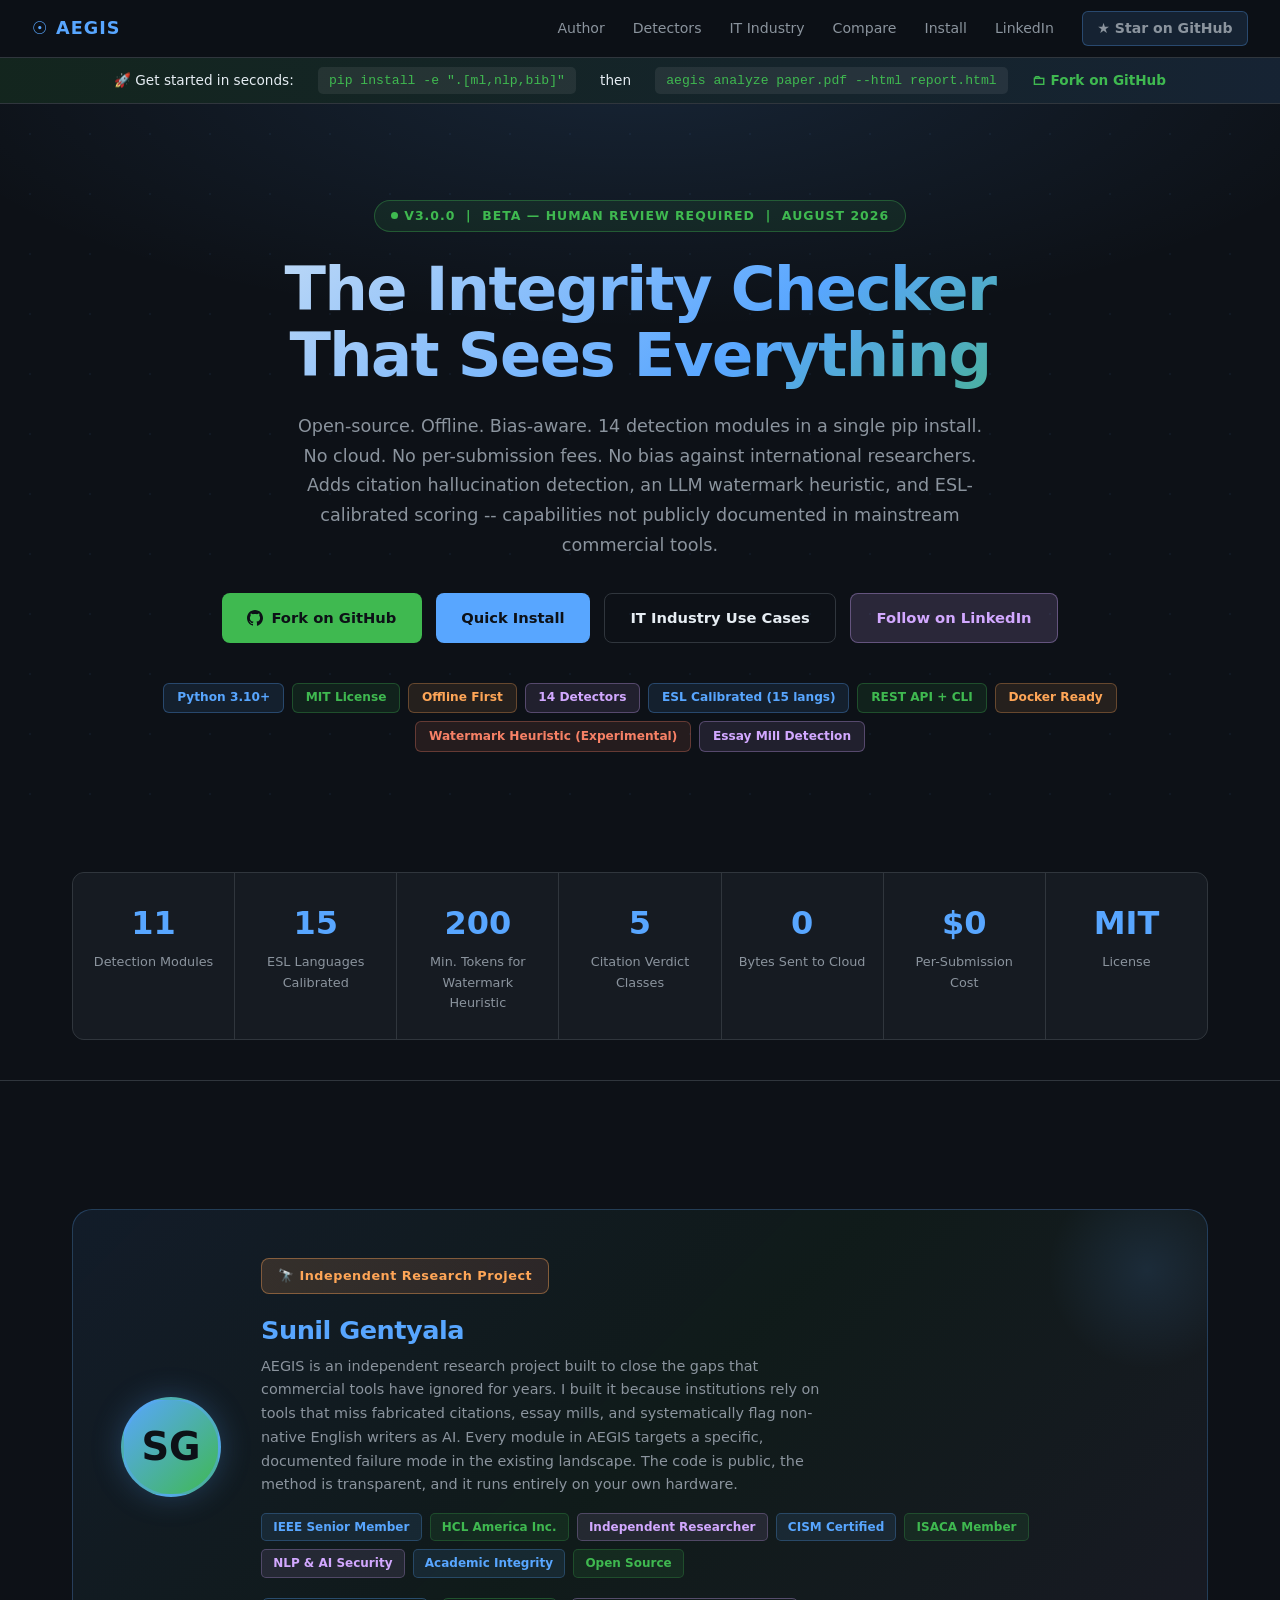
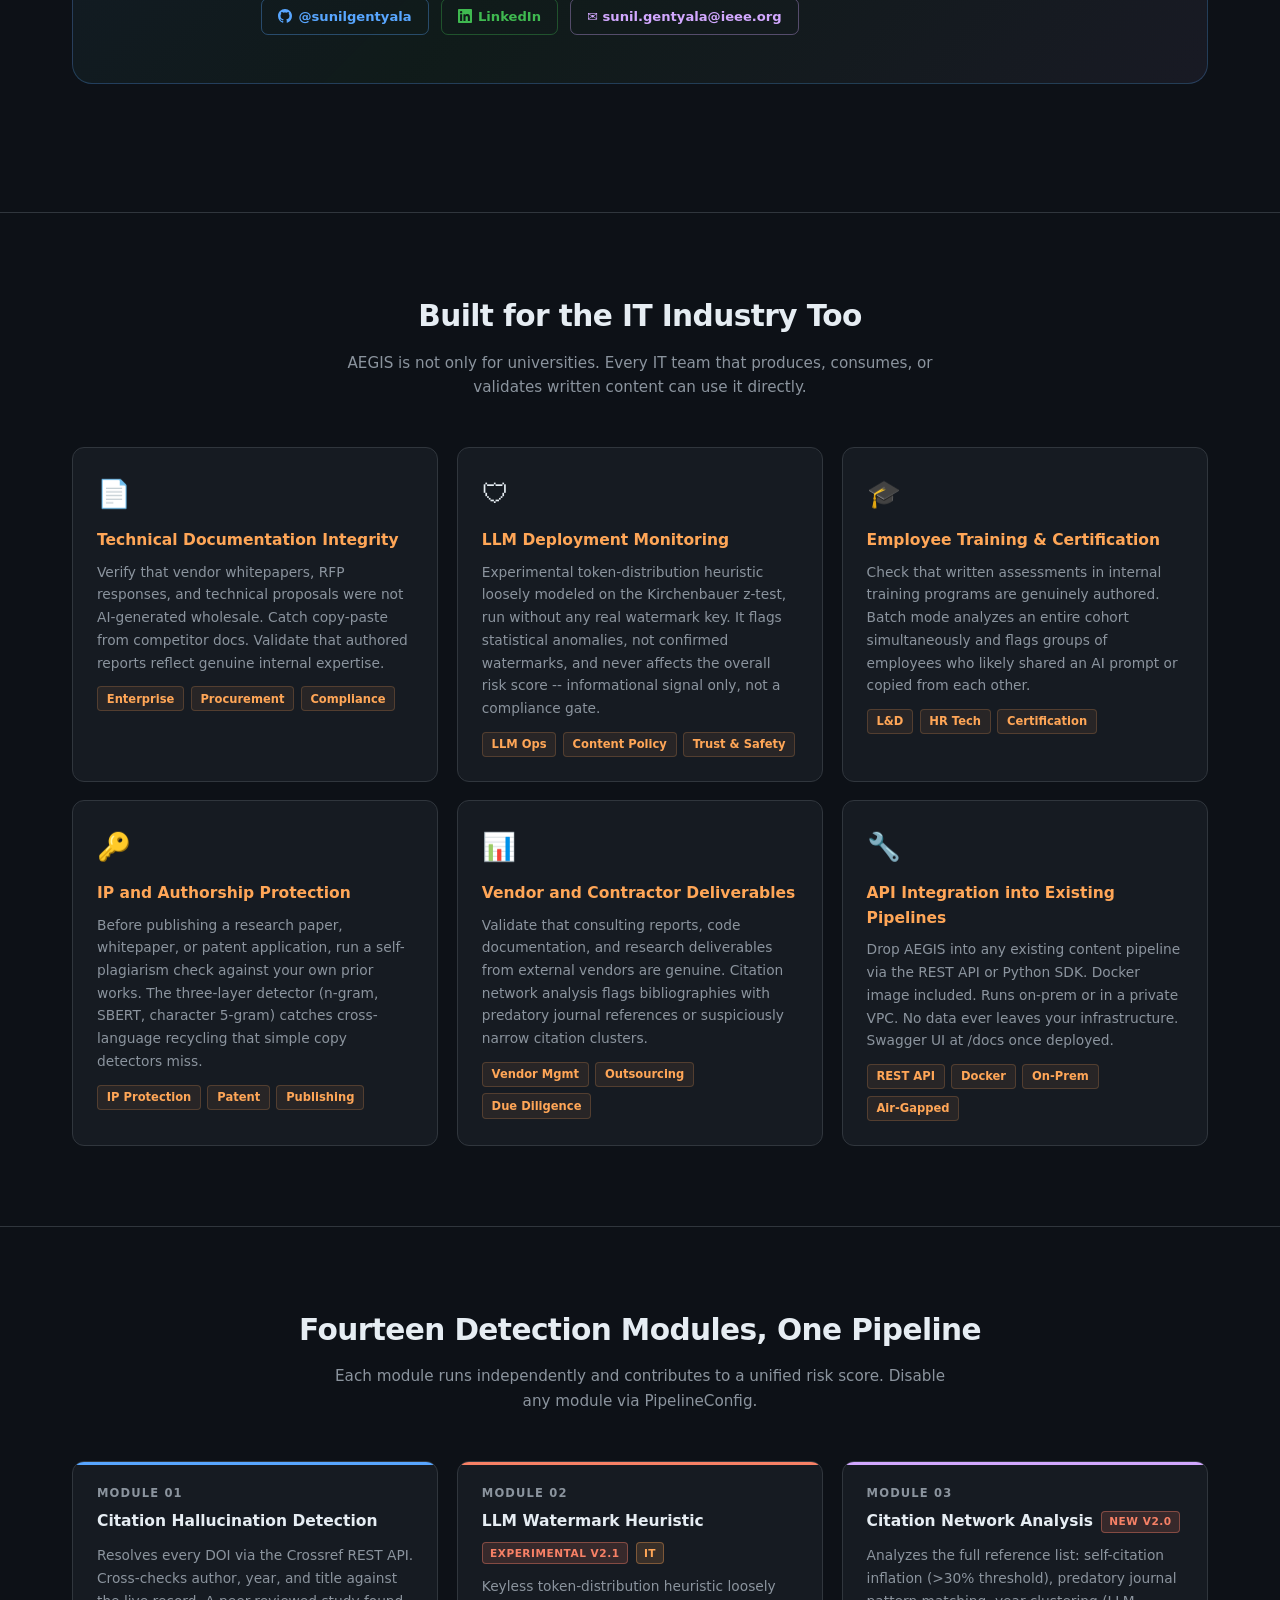
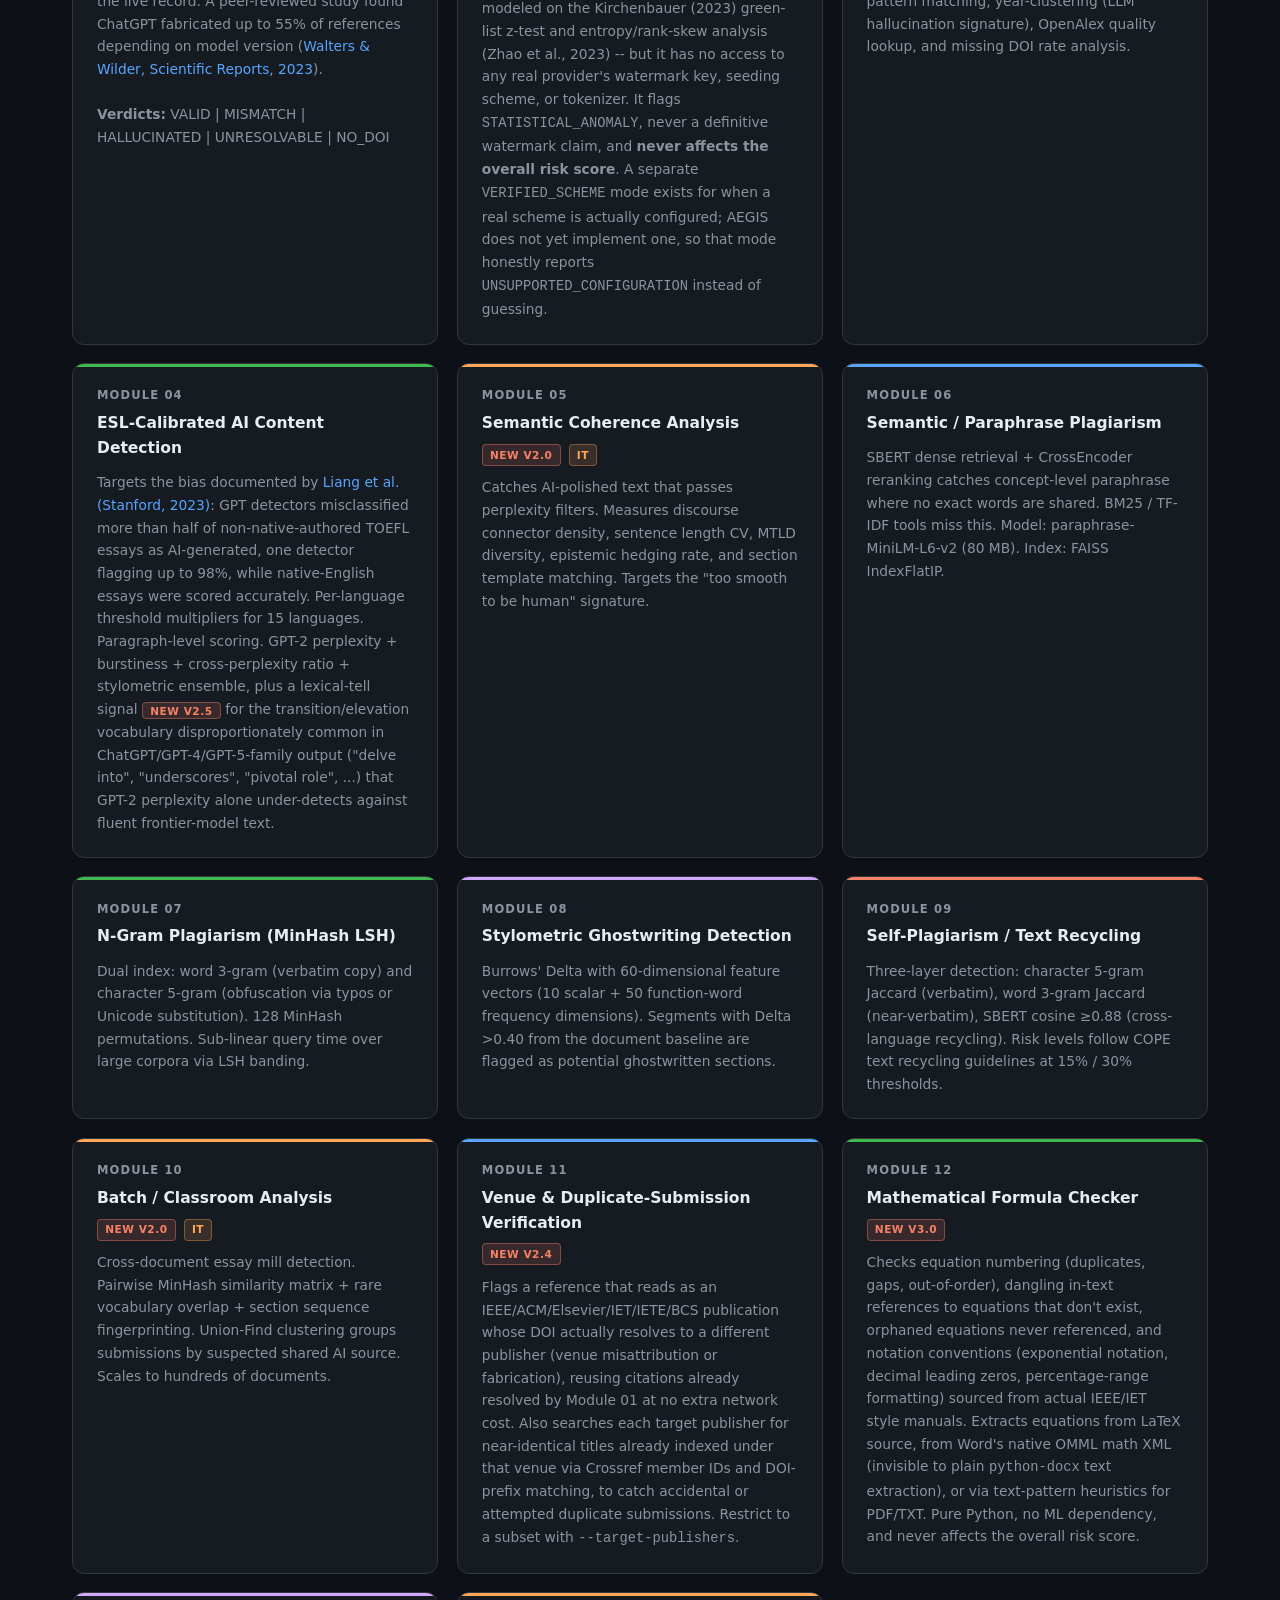
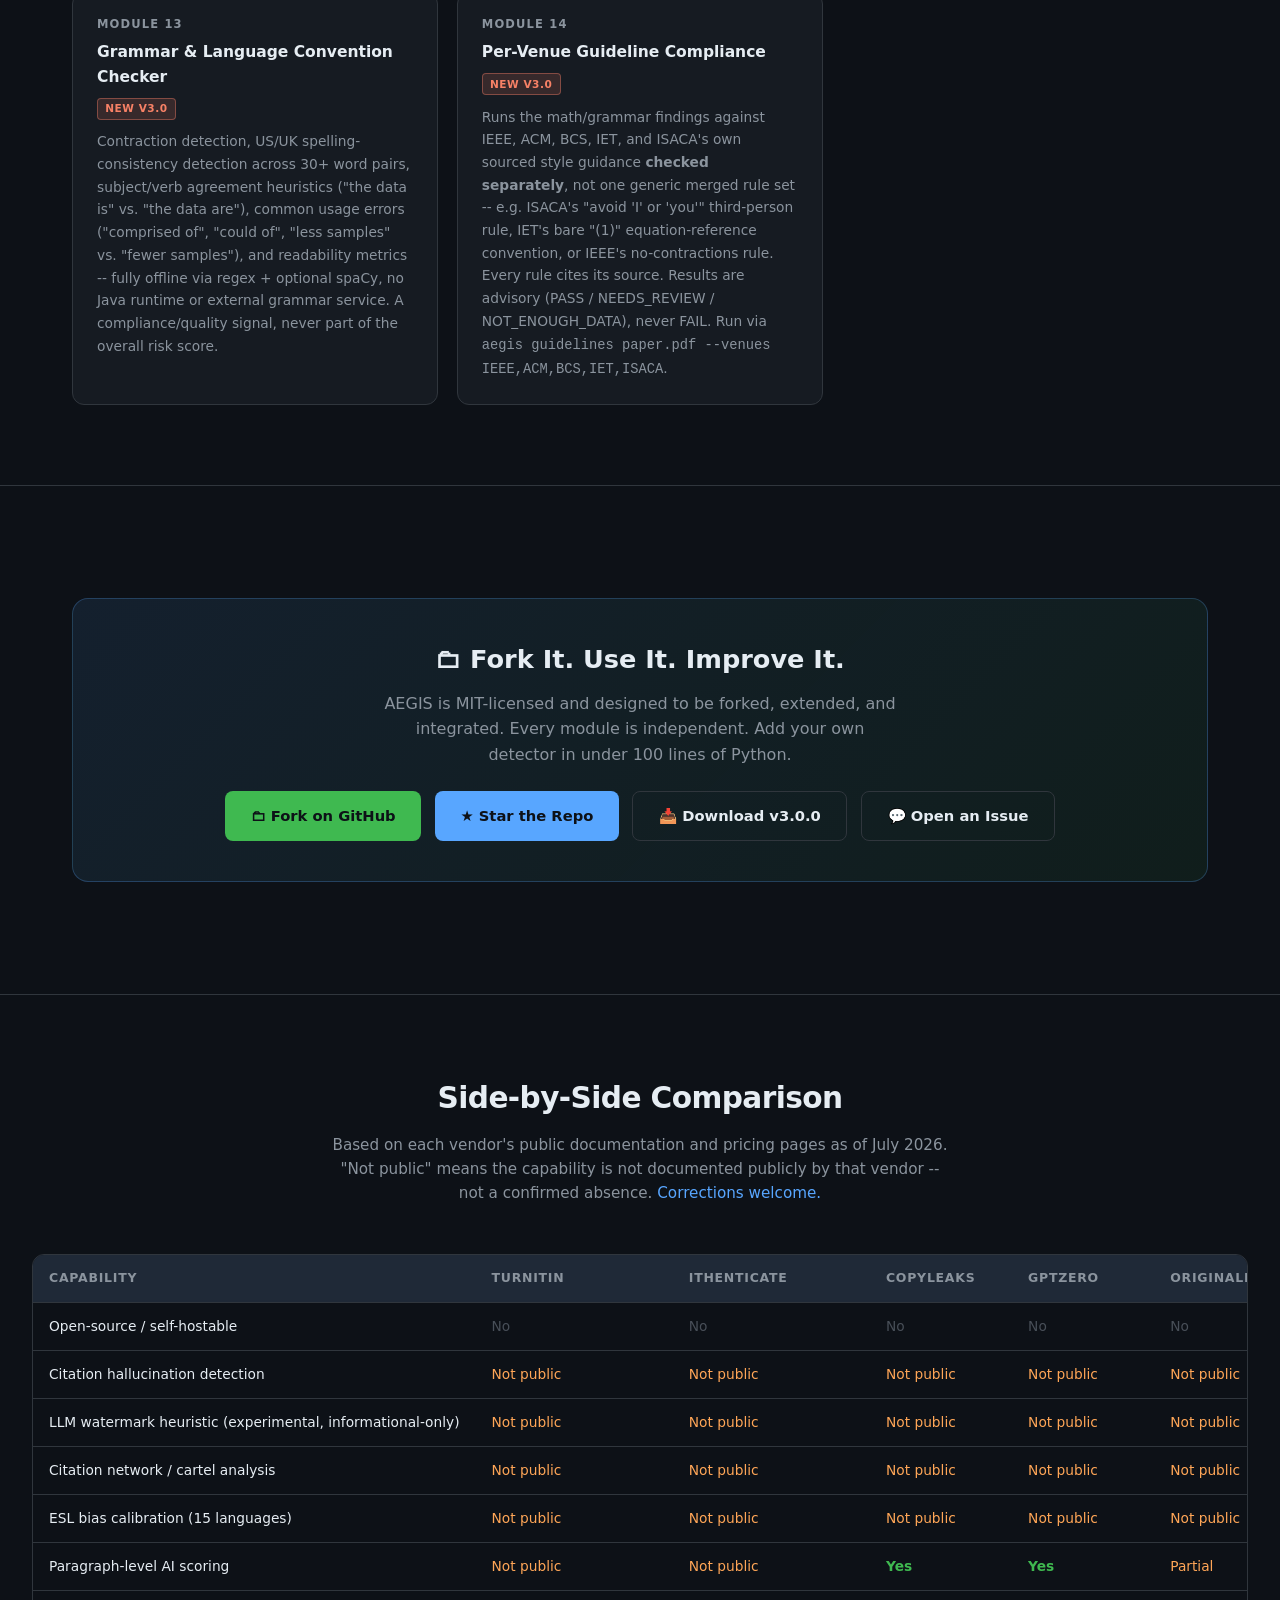
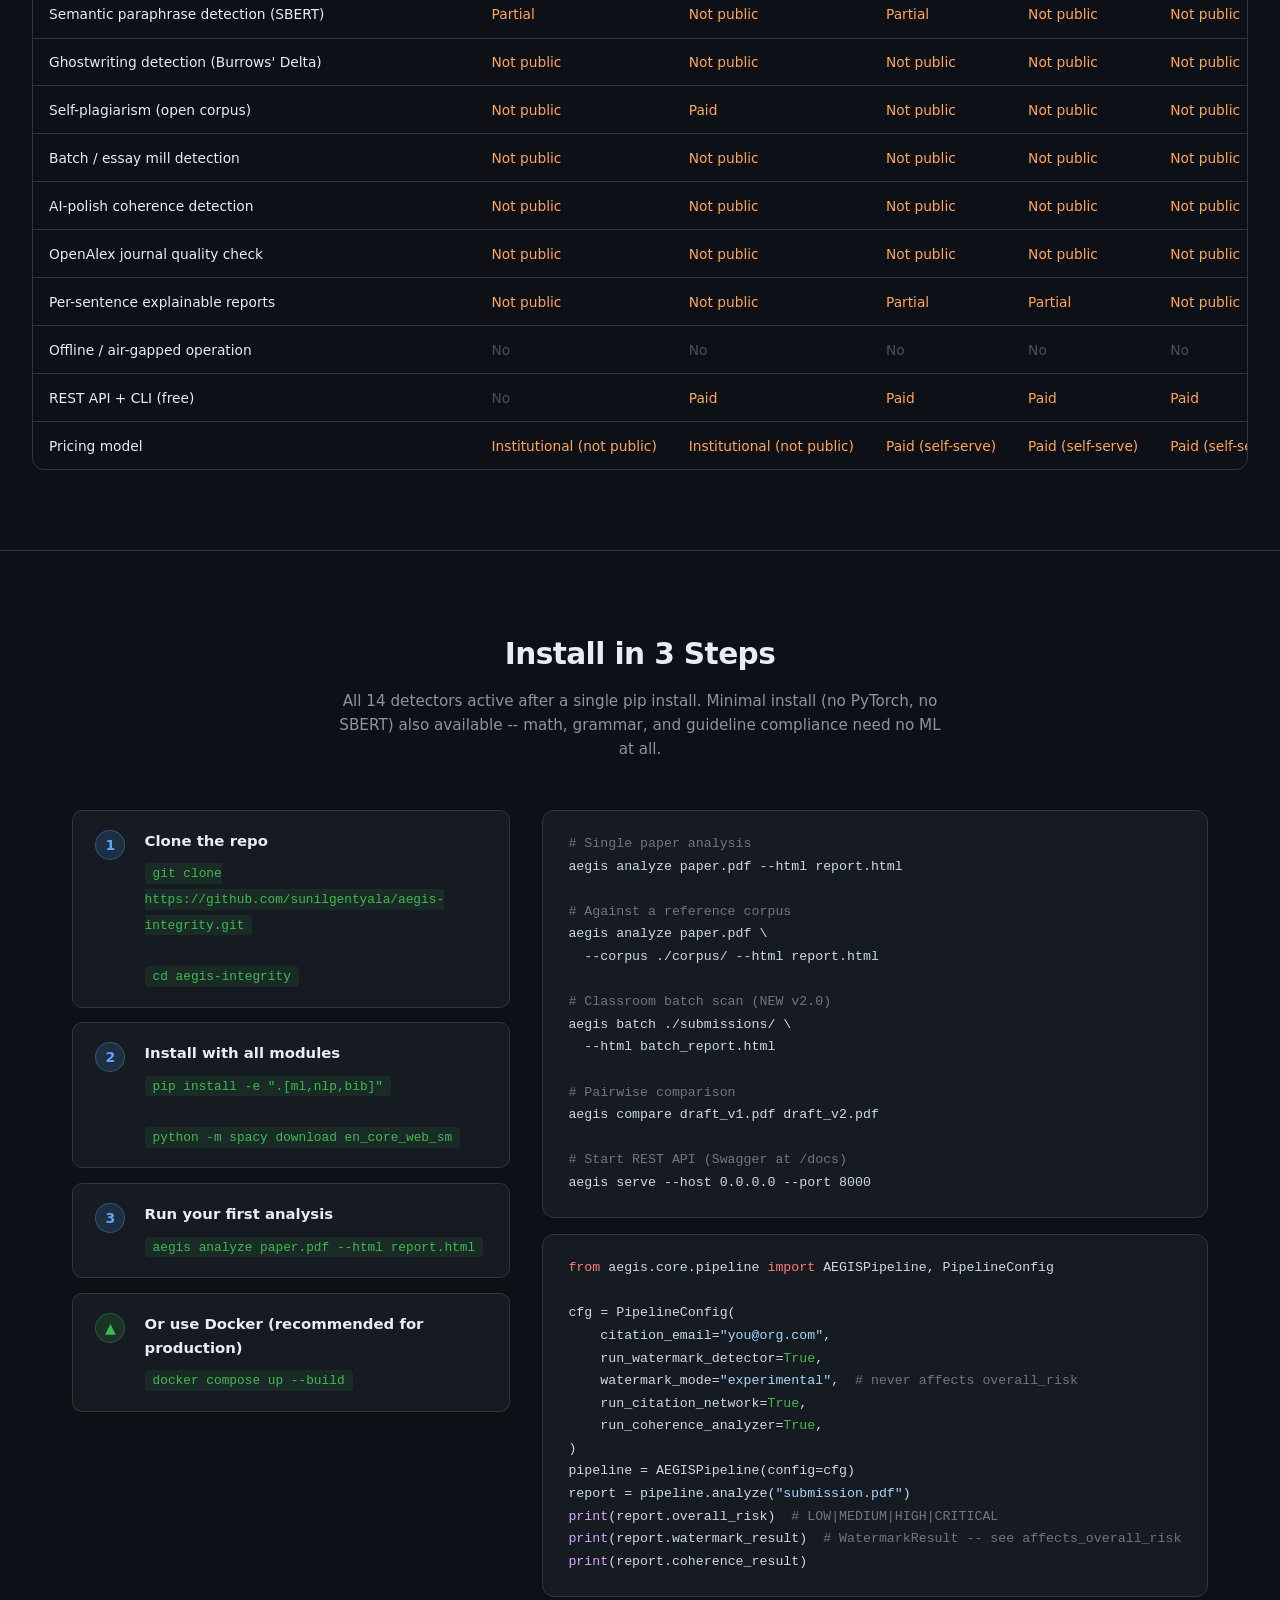
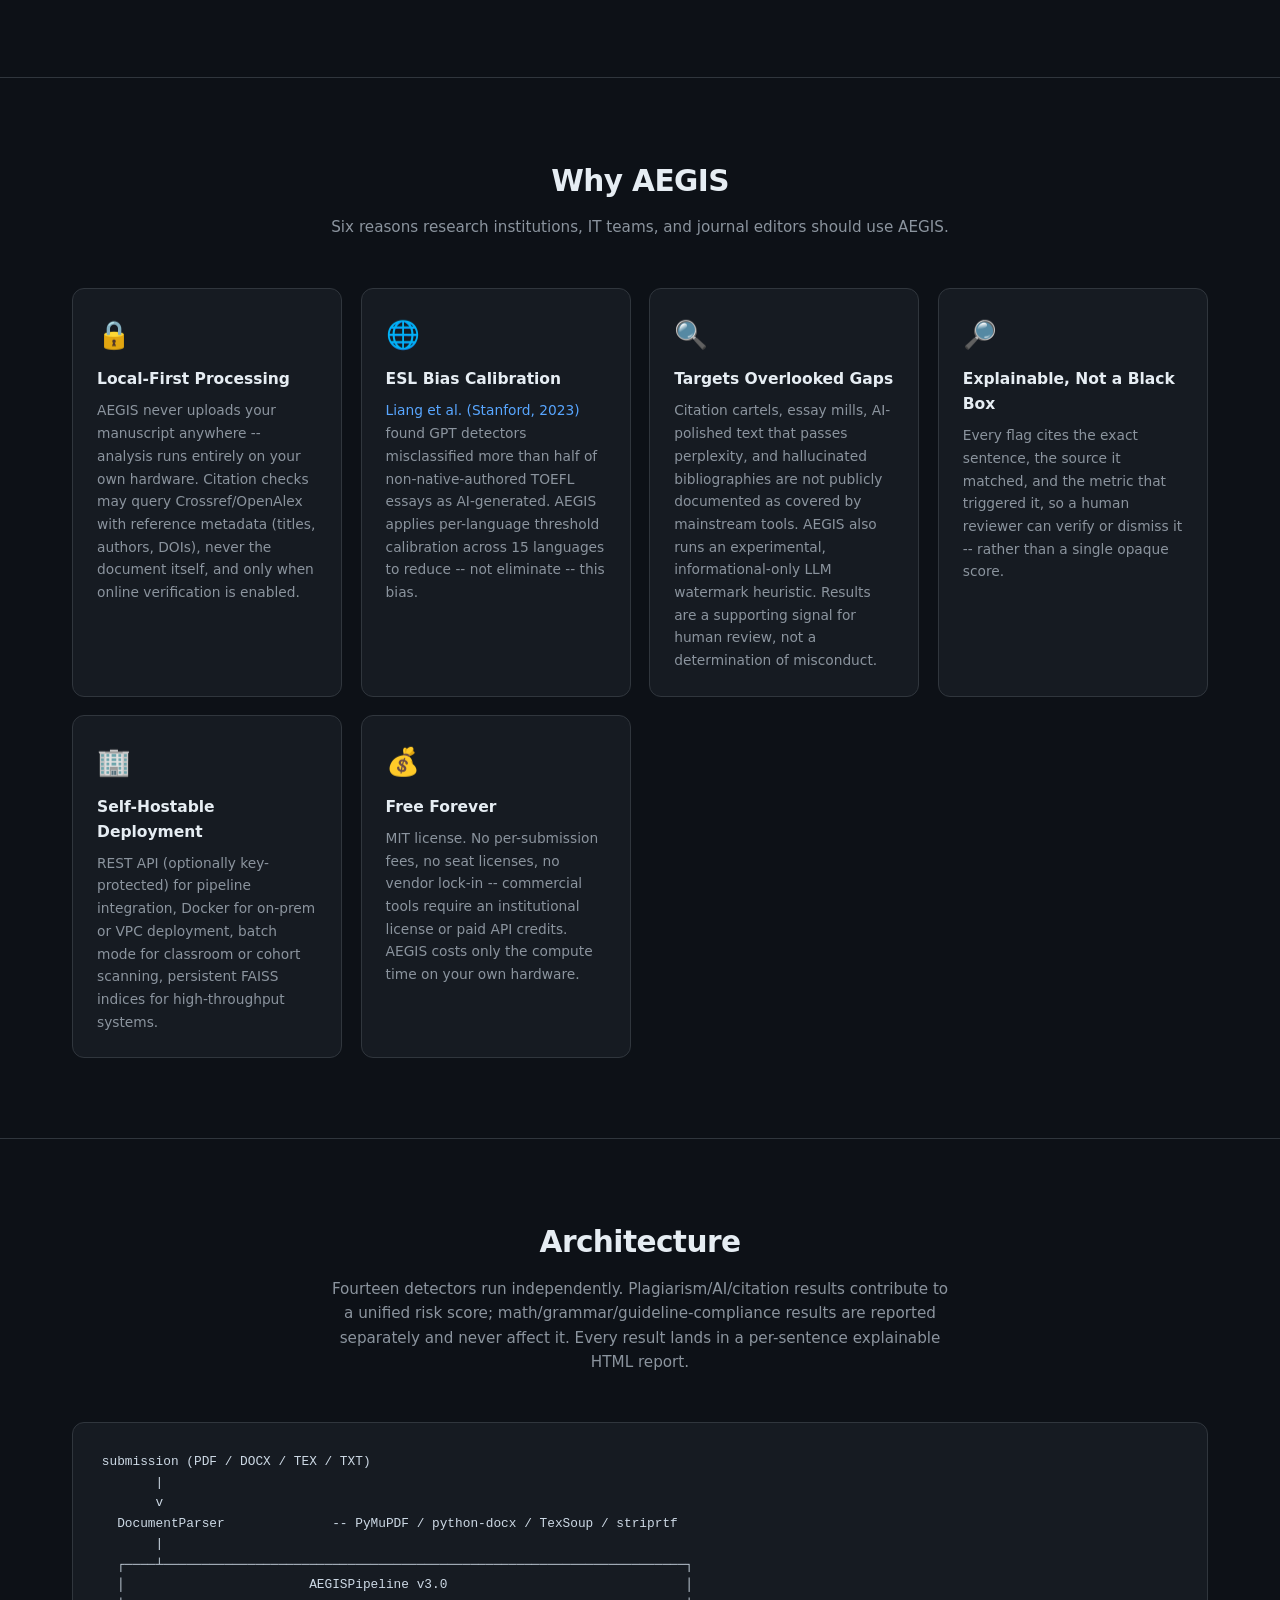
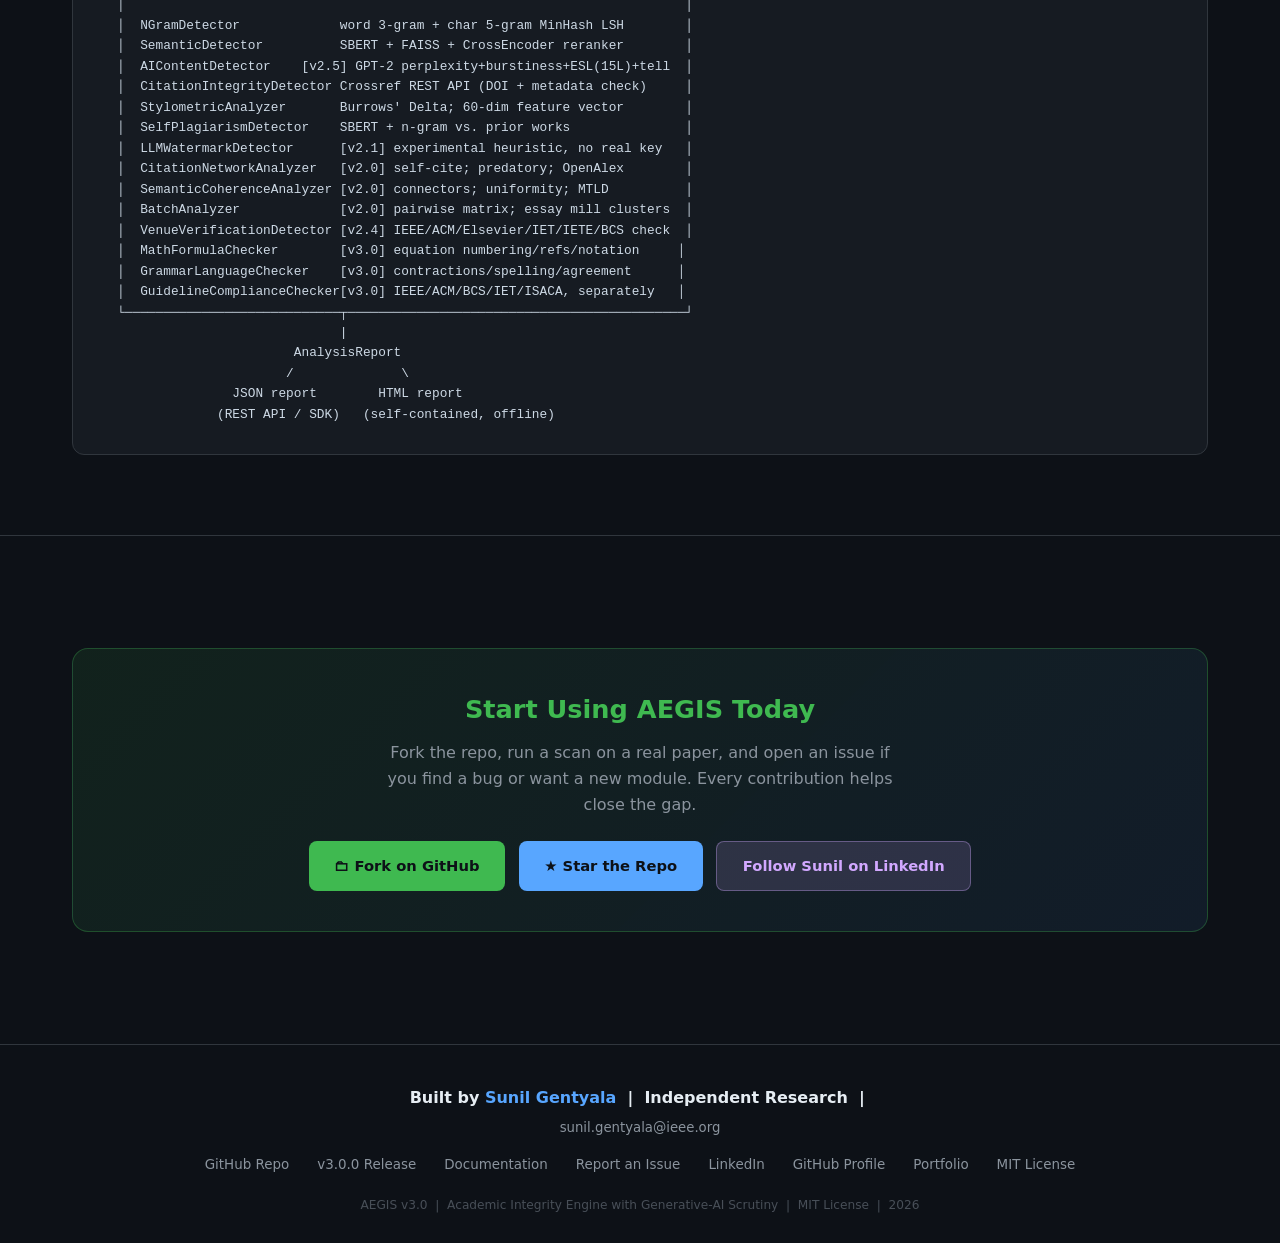
<file: docs/index.html>
<!DOCTYPE html>
<html lang="en">
<head>
<meta charset="UTF-8">
<meta name="viewport" content="width=device-width, initial-scale=1.0">
<title>AEGIS -- Open-Source Academic Integrity &amp; AI Content Checker</title>
<meta name="description" content="AEGIS: open-source, offline, bias-aware checker for plagiarism, AI content, LLM watermarks, citation hallucinations, ghostwriting, and essay mills. Free forever. Built for research institutions and IT teams.">
<meta property="og:title" content="AEGIS -- Open-Source Academic Integrity Checker by Sunil Gentyala">
<meta property="og:description" content="14 detection modules. No cloud. No fees. Citation hallucination detection, LLM watermark heuristics, math/grammar checks, and ESL bias calibration -- open source and free.">
<meta property="og:type" content="website">
<meta property="og:url" content="https://sunilgentyala.github.io/aegis-integrity/">
<meta name="twitter:card" content="summary_large_image">
<meta name="twitter:title" content="AEGIS -- Open-Source Academic Integrity Checker">
<meta name="twitter:description" content="14 detectors. LLM watermarks. Citation hallucinations. Math &amp; grammar checks. Free and offline.">
<!-- Favicon -->
<link rel="icon" type="image/svg+xml" href="favicon.svg">
<link rel="shortcut icon" href="favicon.svg">
<!-- OG / social thumbnail -->
<meta property="og:image" content="https://sunilgentyala.github.io/aegis-integrity/thumbnail.png">
<meta property="og:image:width" content="1200">
<meta property="og:image:height" content="630">
<meta name="twitter:image" content="https://sunilgentyala.github.io/aegis-integrity/thumbnail.png">
<link rel="canonical" href="https://sunilgentyala.github.io/aegis-integrity/">
<style>
:root{
  --bg:#0d1117;--bg2:#161b22;--bg3:#1f2937;
  --accent:#58a6ff;--accent2:#3fb950;--accent3:#f78166;
  --accent4:#d2a8ff;--accent5:#ffa657;--accent6:#39d353;
  --text:#e6edf3;--muted:#8b949e;--border:#30363d;--card:#161b22;
}
*{margin:0;padding:0;box-sizing:border-box}
html{scroll-behavior:smooth}
body{font-family:-apple-system,BlinkMacSystemFont,'Segoe UI',system-ui,sans-serif;background:var(--bg);color:var(--text);line-height:1.6}
a{color:var(--accent);text-decoration:none}
a:hover{text-decoration:underline}

/* NAV */
nav{position:sticky;top:0;z-index:100;background:rgba(13,17,23,0.95);backdrop-filter:blur(16px);border-bottom:1px solid var(--border);padding:0 2rem;display:flex;align-items:center;justify-content:space-between;height:58px}
.nav-brand{font-weight:800;font-size:1.1rem;letter-spacing:0.06em;color:var(--accent);display:flex;align-items:center;gap:.5rem}
.nav-links{display:flex;gap:1.75rem;align-items:center}
.nav-links a{color:var(--muted);font-size:.88rem;transition:color .2s}
.nav-links a:hover{color:var(--text);text-decoration:none}
.nav-star{background:rgba(88,166,255,.12);border:1px solid rgba(88,166,255,.3);color:var(--accent);padding:.35rem .9rem;border-radius:6px;font-size:.82rem;font-weight:600;transition:all .2s}
.nav-star:hover{background:rgba(88,166,255,.22);text-decoration:none}

/* STICKY INSTALL BAR */
.install-bar{background:linear-gradient(90deg,rgba(63,185,80,.12),rgba(88,166,255,.12));border-bottom:1px solid var(--border);padding:.55rem 2rem;display:flex;align-items:center;justify-content:center;gap:1.5rem;flex-wrap:wrap;font-size:.85rem}
.install-bar code{background:rgba(255,255,255,.07);padding:.2rem .7rem;border-radius:5px;font-family:'JetBrains Mono','Fira Code',monospace;color:var(--accent2);font-size:.82rem}
.install-bar a{color:var(--accent2);font-weight:600}

/* HERO */
.hero{text-align:center;padding:6rem 2rem 5rem;background:radial-gradient(ellipse 90% 55% at 50% -5%,rgba(88,166,255,.13) 0%,transparent 65%);position:relative;overflow:hidden}
.hero::before{content:'';position:absolute;inset:0;background:url("data:image/svg+xml,%3Csvg xmlns='http://www.w3.org/2000/svg' width='60' height='60'%3E%3Ccircle cx='30' cy='30' r='1' fill='%2358a6ff' opacity='0.07'/%3E%3C/svg%3E");pointer-events:none}
.hero-badge{display:inline-flex;align-items:center;gap:.4rem;background:rgba(63,185,80,.1);border:1px solid rgba(63,185,80,.35);color:var(--accent2);padding:.3rem 1rem;border-radius:100px;font-size:.78rem;font-weight:700;letter-spacing:.08em;text-transform:uppercase;margin-bottom:1.5rem}
.hero-badge span{width:7px;height:7px;border-radius:50%;background:var(--accent2);display:inline-block;animation:pulse 2s infinite}
@keyframes pulse{0%,100%{opacity:1}50%{opacity:.4}}
h1{font-size:clamp(2.2rem,5vw,3.8rem);font-weight:800;letter-spacing:-.025em;line-height:1.1;margin-bottom:1.4rem;background:linear-gradient(140deg,#e6edf3 0%,#58a6ff 60%,#3fb950 100%);-webkit-background-clip:text;-webkit-text-fill-color:transparent}
.hero-sub{max-width:700px;margin:0 auto 2rem;font-size:1.1rem;color:var(--muted);line-height:1.7}
.hero-buttons{display:flex;gap:.85rem;justify-content:center;flex-wrap:wrap;margin-bottom:2.5rem}
.btn{padding:.75rem 1.6rem;border-radius:8px;font-size:.92rem;font-weight:700;cursor:pointer;transition:all .2s;border:none;display:inline-flex;align-items:center;gap:.5rem;text-decoration:none}
.btn-primary{background:var(--accent);color:#0d1117}
.btn-primary:hover{background:#79c0ff;transform:translateY(-2px);box-shadow:0 6px 24px rgba(88,166,255,.4);text-decoration:none;color:#0d1117}
.btn-green{background:var(--accent2);color:#0d1117}
.btn-green:hover{background:#56d364;transform:translateY(-2px);box-shadow:0 6px 24px rgba(63,185,80,.4);text-decoration:none;color:#0d1117}
.btn-outline{background:transparent;border:1px solid var(--border);color:var(--text)}
.btn-outline:hover{border-color:var(--accent);color:var(--accent);transform:translateY(-2px);text-decoration:none}
.btn-purple{background:rgba(210,168,255,.15);border:1px solid rgba(210,168,255,.35);color:var(--accent4)}
.btn-purple:hover{background:rgba(210,168,255,.25);transform:translateY(-2px);text-decoration:none;color:var(--accent4)}

/* BADGES ROW */
.badges{display:flex;flex-wrap:wrap;gap:.5rem;justify-content:center}
.badge{padding:.28rem .8rem;border-radius:6px;font-size:.76rem;font-weight:600;border:1px solid;white-space:nowrap}
.b-blue{background:rgba(88,166,255,.1);border-color:rgba(88,166,255,.3);color:var(--accent)}
.b-green{background:rgba(63,185,80,.1);border-color:rgba(63,185,80,.3);color:var(--accent2)}
.b-orange{background:rgba(255,166,87,.1);border-color:rgba(255,166,87,.3);color:var(--accent5)}
.b-purple{background:rgba(210,168,255,.1);border-color:rgba(210,168,255,.3);color:var(--accent4)}
.b-red{background:rgba(247,129,102,.1);border-color:rgba(247,129,102,.3);color:var(--accent3)}

/* SECTIONS */
.sec{padding:5rem 2rem;max-width:1200px;margin:0 auto}
.sec-wide{padding:5rem 2rem;max-width:1400px;margin:0 auto}
.sec-title{text-align:center;margin-bottom:.65rem;font-size:1.85rem;font-weight:800;letter-spacing:-.02em}
.sec-sub{text-align:center;color:var(--muted);margin-bottom:3rem;max-width:620px;margin-left:auto;margin-right:auto;font-size:.95rem}

/* STATS */
.stats{display:grid;grid-template-columns:repeat(auto-fit,minmax(150px,1fr));gap:1px;background:var(--border);border:1px solid var(--border);border-radius:12px;overflow:hidden;margin:2.5rem 0}
.stat{background:var(--bg2);padding:1.6rem 1rem;text-align:center}
.stat-num{font-size:2rem;font-weight:800;color:var(--accent)}
.stat-label{color:var(--muted);font-size:.8rem;margin-top:.2rem}

/* AUTHOR CARD */
.author-section{background:linear-gradient(135deg,rgba(88,166,255,.08) 0%,rgba(63,185,80,.06) 50%,rgba(210,168,255,.06) 100%);border:1px solid rgba(88,166,255,.25);border-radius:20px;padding:3rem;display:flex;gap:2.5rem;align-items:center;flex-wrap:wrap;margin:3rem 0;position:relative;overflow:hidden}
.author-section::before{content:'';position:absolute;top:-40px;right:-40px;width:200px;height:200px;border-radius:50%;background:radial-gradient(circle,rgba(88,166,255,.12),transparent 70%);pointer-events:none}
.author-avatar{width:100px;height:100px;border-radius:50%;background:linear-gradient(135deg,#58a6ff,#3fb950);display:flex;align-items:center;justify-content:center;font-size:2.4rem;font-weight:800;color:#0d1117;flex-shrink:0;border:3px solid rgba(88,166,255,.4);box-shadow:0 0 30px rgba(88,166,255,.25)}
.author-info{flex:1;min-width:240px}
.author-name{font-size:1.6rem;font-weight:800;color:var(--text);margin-bottom:.25rem;letter-spacing:-.02em}
.author-name span{color:var(--accent)}
.author-title{color:var(--accent2);font-weight:600;font-size:.92rem;margin-bottom:.75rem;letter-spacing:.02em;text-transform:uppercase}
.author-bio{color:var(--muted);font-size:.9rem;line-height:1.65;margin-bottom:1rem;max-width:560px}
.author-tags{display:flex;flex-wrap:wrap;gap:.5rem;margin-bottom:1.25rem}
.author-tag{background:rgba(88,166,255,.1);border:1px solid rgba(88,166,255,.25);color:var(--accent);padding:.22rem .7rem;border-radius:5px;font-size:.75rem;font-weight:600}
.author-tag.green{background:rgba(63,185,80,.1);border-color:rgba(63,185,80,.25);color:var(--accent2)}
.author-tag.purple{background:rgba(210,168,255,.1);border-color:rgba(210,168,255,.25);color:var(--accent4)}
.author-links{display:flex;gap:.75rem;flex-wrap:wrap}
.author-link{padding:.45rem 1rem;border-radius:7px;font-size:.82rem;font-weight:700;border:1px solid var(--border);color:var(--muted);transition:all .2s;display:inline-flex;align-items:center;gap:.4rem}
.author-link:hover{text-decoration:none;transform:translateY(-1px)}
.author-link.gh{border-color:rgba(88,166,255,.35);color:var(--accent)}
.author-link.gh:hover{background:rgba(88,166,255,.1)}
.author-link.li{border-color:rgba(63,185,80,.35);color:var(--accent2)}
.author-link.li:hover{background:rgba(63,185,80,.1)}
.author-link.ieee{border-color:rgba(210,168,255,.35);color:var(--accent4)}
.author-link.ieee:hover{background:rgba(210,168,255,.1)}
.indep-badge{display:inline-flex;align-items:center;gap:.4rem;background:linear-gradient(90deg,rgba(255,166,87,.15),rgba(247,129,102,.12));border:1px solid rgba(255,166,87,.4);color:var(--accent5);padding:.4rem 1rem;border-radius:8px;font-size:.8rem;font-weight:700;letter-spacing:.04em;margin-bottom:1rem}

/* DETECTOR GRID */
.det-grid{display:grid;grid-template-columns:repeat(auto-fit,minmax(340px,1fr));gap:1.15rem}
.det-card{background:var(--card);border:1px solid var(--border);border-radius:12px;padding:1.4rem 1.5rem;transition:all .22s;position:relative;overflow:hidden}
.det-card::before{content:'';position:absolute;top:0;left:0;right:0;height:3px;background:var(--dc,var(--accent))}
.det-card:hover{border-color:var(--dc,var(--accent));transform:translateY(-3px);box-shadow:0 10px 35px rgba(0,0,0,.3)}
.det-num{font-size:.72rem;font-weight:700;text-transform:uppercase;letter-spacing:.1em;color:var(--muted);margin-bottom:.4rem}
.det-name{font-size:.97rem;font-weight:700;margin-bottom:.65rem;color:var(--text);display:flex;align-items:center;gap:.5rem;flex-wrap:wrap}
.det-desc{font-size:.86rem;color:var(--muted);line-height:1.65}
.new-tag{background:rgba(247,129,102,.15);border:1px solid rgba(247,129,102,.4);color:var(--accent3);padding:.1rem .45rem;border-radius:4px;font-size:.66rem;font-weight:700;text-transform:uppercase;letter-spacing:.05em}
.it-tag{background:rgba(255,166,87,.15);border:1px solid rgba(255,166,87,.35);color:var(--accent5);padding:.1rem .45rem;border-radius:4px;font-size:.66rem;font-weight:700;letter-spacing:.04em}

/* IT INDUSTRY USE CASES */
.it-grid{display:grid;grid-template-columns:repeat(auto-fit,minmax(280px,1fr));gap:1.15rem}
.it-card{background:var(--card);border:1px solid var(--border);border-radius:12px;padding:1.5rem;transition:border-color .2s}
.it-card:hover{border-color:var(--accent5)}
.it-icon{font-size:1.7rem;margin-bottom:.75rem}
.it-title{font-size:.97rem;font-weight:700;margin-bottom:.5rem;color:var(--accent5)}
.it-desc{font-size:.86rem;color:var(--muted);line-height:1.65}
.it-pills{display:flex;flex-wrap:wrap;gap:.4rem;margin-top:.75rem}
.it-pill{background:rgba(255,166,87,.08);border:1px solid rgba(255,166,87,.2);color:var(--accent5);padding:.15rem .55rem;border-radius:4px;font-size:.72rem;font-weight:600}

/* COMPARISON */
.tbl-wrap{overflow-x:auto;border-radius:12px;border:1px solid var(--border)}
table{width:100%;border-collapse:collapse}
thead{background:var(--bg3)}
th{padding:.85rem 1rem;text-align:left;font-size:.78rem;font-weight:700;text-transform:uppercase;letter-spacing:.06em;color:var(--muted);white-space:nowrap}
td{padding:.78rem 1rem;border-top:1px solid var(--border);font-size:.86rem;white-space:nowrap}
tr:hover td{background:rgba(88,166,255,.025)}
.ok{color:var(--accent2);font-weight:700}
.no{color:#484f58}
.pt{color:var(--accent5)}
td.ag,th.ag{color:var(--accent);font-weight:700}

/* INSTALL */
.install-steps{display:flex;flex-direction:column;gap:.9rem}
.step{display:flex;gap:1.2rem;align-items:flex-start;background:var(--card);border:1px solid var(--border);border-radius:10px;padding:1.2rem 1.4rem;transition:border-color .2s}
.step:hover{border-color:rgba(88,166,255,.3)}
.step-n{width:30px;height:30px;border-radius:50%;background:rgba(88,166,255,.15);border:1px solid rgba(88,166,255,.3);color:var(--accent);font-weight:800;font-size:.88rem;display:flex;align-items:center;justify-content:center;flex-shrink:0}
.step-c h4{font-size:.93rem;margin-bottom:.35rem;color:var(--text)}
.step-c code{font-size:.8rem;color:var(--accent2);background:rgba(63,185,80,.1);padding:.18rem .5rem;border-radius:4px;font-family:'JetBrains Mono','Fira Code',monospace}

/* CODE BLOCK */
.code-blk{background:var(--bg2);border:1px solid var(--border);border-radius:12px;padding:1.4rem 1.6rem;overflow-x:auto}
.code-blk pre{margin:0}
.code-blk code{font-family:'JetBrains Mono','Fira Code',Consolas,monospace;font-size:.83rem;color:#cdd9e5;line-height:1.7}
.kw{color:#ff7b72}.fn{color:#d2a8ff}.str{color:#a5d6ff}.cm{color:#6e7681}.num{color:#79c0ff}.op{color:#3fb950}

/* WHY / BENEFITS */
.why-grid{display:grid;grid-template-columns:repeat(auto-fit,minmax(270px,1fr));gap:1.15rem}
.why-card{background:var(--card);border:1px solid var(--border);border-radius:12px;padding:1.5rem;transition:all .2s}
.why-card:hover{border-color:rgba(88,166,255,.3);transform:translateY(-2px)}
.why-icon{font-size:1.7rem;margin-bottom:.7rem}
.why-title{font-size:.97rem;font-weight:700;margin-bottom:.45rem;color:var(--text)}
.why-desc{font-size:.86rem;color:var(--muted);line-height:1.65}

/* FORK CTA BANNER */
.fork-banner{background:linear-gradient(135deg,rgba(88,166,255,.1) 0%,rgba(63,185,80,.08) 100%);border:1px solid rgba(88,166,255,.25);border-radius:16px;padding:2.5rem;text-align:center;margin:2rem 0}
.fork-banner h2{font-size:1.6rem;font-weight:800;margin-bottom:.65rem}
.fork-banner p{color:var(--muted);margin-bottom:1.5rem;max-width:520px;margin-left:auto;margin-right:auto}
.fork-btns{display:flex;gap:.85rem;justify-content:center;flex-wrap:wrap}

/* ARCH */
.arch{background:var(--bg2);border:1px solid var(--border);border-radius:12px;padding:1.8rem;overflow-x:auto}
.arch pre{font-size:.8rem;color:#cdd9e5;white-space:pre;line-height:1.6}

/* DIVIDER */
hr.div{border:none;border-top:1px solid var(--border);margin:0}

/* FOOTER */
footer{border-top:1px solid var(--border);padding:2.5rem 2rem;text-align:center;color:var(--muted);font-size:.86rem}
.footer-author{font-size:1rem;font-weight:700;color:var(--text);margin-bottom:.3rem}
.footer-author span{color:var(--accent)}
.footer-links{display:flex;gap:1.75rem;justify-content:center;margin-top:1rem;flex-wrap:wrap}
.footer-links a{color:var(--muted);font-size:.84rem}
.footer-links a:hover{color:var(--accent)}

/* RESPONSIVE */
@media(max-width:768px){
  nav{padding:0 1rem}
  .nav-links{display:none}
  .sec,.sec-wide{padding:3.5rem 1.25rem}
  .hero{padding:4.5rem 1.25rem 3.5rem}
  .author-section{flex-direction:column;padding:2rem}
  .install-grid{grid-template-columns:1fr!important}
}
</style>
</head>
<body>

<!-- NAV -->
<nav>
  <div class="nav-brand">&#9737; AEGIS</div>
  <div class="nav-links">
    <a href="#author">Author</a>
    <a href="#detectors">Detectors</a>
    <a href="#it-use">IT Industry</a>
    <a href="#comparison">Compare</a>
    <a href="#install">Install</a>
    <a href="https://www.linkedin.com/in/sunilgentyala" target="_blank">LinkedIn</a>
    <a href="https://github.com/sunilgentyala/aegis-integrity" target="_blank" class="nav-star">
      &#9733; Star on GitHub
    </a>
  </div>
</nav>

<!-- INSTALL TICKER -->
<div class="install-bar">
  <span>&#128640; Get started in seconds:</span>
  <code>pip install -e ".[ml,nlp,bib]"</code>
  <span>then</span>
  <code>aegis analyze paper.pdf --html report.html</code>
  <a href="https://github.com/sunilgentyala/aegis-integrity/fork" target="_blank">&#128448; Fork on GitHub</a>
</div>

<!-- HERO -->
<div class="hero">
  <div class="hero-badge"><span></span>v3.0.0 &nbsp;|&nbsp; Beta &mdash; Human Review Required &nbsp;|&nbsp; August 2026</div>
  <h1>The Integrity Checker<br>That Sees Everything</h1>
  <p class="hero-sub">
    Open-source. Offline. Bias-aware. 14 detection modules in a single pip install.
    No cloud. No per-submission fees. No bias against international researchers.
    Adds citation hallucination detection, an LLM watermark heuristic, and ESL-calibrated
    scoring -- capabilities not publicly documented in mainstream commercial tools.
  </p>
  <div class="hero-buttons">
    <a href="https://github.com/sunilgentyala/aegis-integrity/fork" target="_blank" class="btn btn-green">
      <svg width="16" height="16" viewBox="0 0 24 24" fill="currentColor"><path d="M12 0C5.37 0 0 5.37 0 12c0 5.3 3.438 9.8 8.205 11.385.6.113.82-.258.82-.577 0-.285-.01-1.04-.015-2.04-3.338.724-4.042-1.61-4.042-1.61C4.422 18.07 3.633 17.7 3.633 17.7c-1.087-.744.084-.729.084-.729 1.205.084 1.838 1.236 1.838 1.236 1.07 1.835 2.809 1.305 3.495.998.108-.776.417-1.305.76-1.605-2.665-.3-5.466-1.332-5.466-5.93 0-1.31.465-2.38 1.235-3.22-.135-.303-.54-1.523.105-3.176 0 0 1.005-.322 3.3 1.23.96-.267 1.98-.399 3-.405 1.02.006 2.04.138 3 .405 2.28-1.552 3.285-1.23 3.285-1.23.645 1.653.24 2.873.12 3.176.765.84 1.23 1.91 1.23 3.22 0 4.61-2.805 5.625-5.475 5.92.42.36.81 1.096.81 2.22 0 1.606-.015 2.896-.015 3.286 0 .315.21.69.825.57C20.565 21.795 24 17.295 24 12c0-6.63-5.37-12-12-12"/></svg>
      Fork on GitHub
    </a>
    <a href="#install" class="btn btn-primary">Quick Install</a>
    <a href="#it-use" class="btn btn-outline">IT Industry Use Cases</a>
    <a href="https://www.linkedin.com/in/sunilgentyala" target="_blank" class="btn btn-purple">
      Follow on LinkedIn
    </a>
  </div>
  <div class="badges" style="margin-top:2rem">
    <span class="badge b-blue">Python 3.10+</span>
    <span class="badge b-green">MIT License</span>
    <span class="badge b-orange">Offline First</span>
    <span class="badge b-purple">14 Detectors</span>
    <span class="badge b-blue">ESL Calibrated (15 langs)</span>
    <span class="badge b-green">REST API + CLI</span>
    <span class="badge b-orange">Docker Ready</span>
    <span class="badge b-red">Watermark Heuristic (Experimental)</span>
    <span class="badge b-purple">Essay Mill Detection</span>
  </div>
</div>

<!-- STATS -->
<div style="max-width:1200px;margin:0 auto;padding:0 2rem">
  <div class="stats">
    <div class="stat"><div class="stat-num">11</div><div class="stat-label">Detection Modules</div></div>
    <div class="stat"><div class="stat-num">15</div><div class="stat-label">ESL Languages Calibrated</div></div>
    <div class="stat"><div class="stat-num">200</div><div class="stat-label">Min. Tokens for Watermark Heuristic</div></div>
    <div class="stat"><div class="stat-num">5</div><div class="stat-label">Citation Verdict Classes</div></div>
    <div class="stat"><div class="stat-num">0</div><div class="stat-label">Bytes Sent to Cloud</div></div>
    <div class="stat"><div class="stat-num">$0</div><div class="stat-label">Per-Submission Cost</div></div>
    <div class="stat"><div class="stat-num">MIT</div><div class="stat-label">License</div></div>
  </div>
</div>

<hr class="div">

<!-- AUTHOR -->
<div class="sec" id="author">
  <div class="author-section">
    <div class="author-avatar">SG</div>
    <div class="author-info">
      <div class="indep-badge">&#128301; Independent Research Project</div>
      <div class="author-name"><span>Sunil Gentyala</span></div>
      <div class="author-bio">
        AEGIS is an independent research project built to close the gaps that commercial tools have ignored for years.
        I built it because institutions rely on tools that miss fabricated citations, essay mills, and
        systematically flag non-native English writers as AI. Every module in AEGIS targets a specific, documented
        failure mode in the existing landscape. The code is public, the method is transparent, and it runs entirely
        on your own hardware.
      </div>
      <div class="author-tags">
        <span class="author-tag">IEEE Senior Member</span>
        <span class="author-tag green">HCL America Inc.</span>
        <span class="author-tag purple">Independent Researcher</span>
        <span class="author-tag">CISM Certified</span>
        <span class="author-tag green">ISACA Member</span>
        <span class="author-tag purple">NLP &amp; AI Security</span>
        <span class="author-tag">Academic Integrity</span>
        <span class="author-tag green">Open Source</span>
      </div>
      <div class="author-links">
        <a href="https://github.com/sunilgentyala" target="_blank" class="author-link gh">
          <svg width="14" height="14" viewBox="0 0 24 24" fill="currentColor"><path d="M12 0C5.37 0 0 5.37 0 12c0 5.3 3.438 9.8 8.205 11.385.6.113.82-.258.82-.577 0-.285-.01-1.04-.015-2.04-3.338.724-4.042-1.61-4.042-1.61C4.422 18.07 3.633 17.7 3.633 17.7c-1.087-.744.084-.729.084-.729 1.205.084 1.838 1.236 1.838 1.236 1.07 1.835 2.809 1.305 3.495.998.108-.776.417-1.305.76-1.605-2.665-.3-5.466-1.332-5.466-5.93 0-1.31.465-2.38 1.235-3.22-.135-.303-.54-1.523.105-3.176 0 0 1.005-.322 3.3 1.23.96-.267 1.98-.399 3-.405 1.02.006 2.04.138 3 .405 2.28-1.552 3.285-1.23 3.285-1.23.645 1.653.24 2.873.12 3.176.765.84 1.23 1.91 1.23 3.22 0 4.61-2.805 5.625-5.475 5.92.42.36.81 1.096.81 2.22 0 1.606-.015 2.896-.015 3.286 0 .315.21.69.825.57C20.565 21.795 24 17.295 24 12c0-6.63-5.37-12-12-12"/></svg>
          @sunilgentyala
        </a>
        <a href="https://www.linkedin.com/in/sunilgentyala" target="_blank" class="author-link li">
          <svg width="14" height="14" viewBox="0 0 24 24" fill="currentColor"><path d="M20.447 20.452h-3.554v-5.569c0-1.328-.027-3.037-1.852-3.037-1.853 0-2.136 1.445-2.136 2.939v5.667H9.351V9h3.414v1.561h.046c.477-.9 1.637-1.85 3.37-1.85 3.601 0 4.267 2.37 4.267 5.455v6.286zM5.337 7.433a2.062 2.062 0 01-2.063-2.065 2.064 2.064 0 112.063 2.065zm1.782 13.019H3.555V9h3.564v11.452zM22.225 0H1.771C.792 0 0 .774 0 1.729v20.542C0 23.227.792 24 1.771 24h20.451C23.2 24 24 23.227 24 22.271V1.729C24 .774 23.2 0 22.222 0h.003z"/></svg>
          LinkedIn
        </a>
        <a href="mailto:sunil.gentyala@ieee.org" class="author-link ieee">
          &#9993; sunil.gentyala@ieee.org
        </a>
      </div>
    </div>
  </div>
</div>

<hr class="div">

<!-- IT INDUSTRY USE CASES -->
<div class="sec" id="it-use">
  <div class="sec-title">Built for the IT Industry Too</div>
  <p class="sec-sub">AEGIS is not only for universities. Every IT team that produces, consumes, or validates written content can use it directly.</p>

  <div class="it-grid">
    <div class="it-card">
      <div class="it-icon">&#128196;</div>
      <div class="it-title">Technical Documentation Integrity</div>
      <div class="it-desc">Verify that vendor whitepapers, RFP responses, and technical proposals were not AI-generated wholesale. Catch copy-paste from competitor docs. Validate that authored reports reflect genuine internal expertise.</div>
      <div class="it-pills"><span class="it-pill">Enterprise</span><span class="it-pill">Procurement</span><span class="it-pill">Compliance</span></div>
    </div>
    <div class="it-card">
      <div class="it-icon">&#128737;</div>
      <div class="it-title">LLM Deployment Monitoring</div>
      <div class="it-desc">Experimental token-distribution heuristic loosely modeled on the Kirchenbauer z-test, run without any real watermark key. It flags statistical anomalies, not confirmed watermarks, and never affects the overall risk score -- informational signal only, not a compliance gate.</div>
      <div class="it-pills"><span class="it-pill">LLM Ops</span><span class="it-pill">Content Policy</span><span class="it-pill">Trust &amp; Safety</span></div>
    </div>
    <div class="it-card">
      <div class="it-icon">&#127891;</div>
      <div class="it-title">Employee Training &amp; Certification</div>
      <div class="it-desc">Check that written assessments in internal training programs are genuinely authored. Batch mode analyzes an entire cohort simultaneously and flags groups of employees who likely shared an AI prompt or copied from each other.</div>
      <div class="it-pills"><span class="it-pill">L&amp;D</span><span class="it-pill">HR Tech</span><span class="it-pill">Certification</span></div>
    </div>
    <div class="it-card">
      <div class="it-icon">&#128273;</div>
      <div class="it-title">IP and Authorship Protection</div>
      <div class="it-desc">Before publishing a research paper, whitepaper, or patent application, run a self-plagiarism check against your own prior works. The three-layer detector (n-gram, SBERT, character 5-gram) catches cross-language recycling that simple copy detectors miss.</div>
      <div class="it-pills"><span class="it-pill">IP Protection</span><span class="it-pill">Patent</span><span class="it-pill">Publishing</span></div>
    </div>
    <div class="it-card">
      <div class="it-icon">&#128202;</div>
      <div class="it-title">Vendor and Contractor Deliverables</div>
      <div class="it-desc">Validate that consulting reports, code documentation, and research deliverables from external vendors are genuine. Citation network analysis flags bibliographies with predatory journal references or suspiciously narrow citation clusters.</div>
      <div class="it-pills"><span class="it-pill">Vendor Mgmt</span><span class="it-pill">Outsourcing</span><span class="it-pill">Due Diligence</span></div>
    </div>
    <div class="it-card">
      <div class="it-icon">&#128295;</div>
      <div class="it-title">API Integration into Existing Pipelines</div>
      <div class="it-desc">Drop AEGIS into any existing content pipeline via the REST API or Python SDK. Docker image included. Runs on-prem or in a private VPC. No data ever leaves your infrastructure. Swagger UI at /docs once deployed.</div>
      <div class="it-pills"><span class="it-pill">REST API</span><span class="it-pill">Docker</span><span class="it-pill">On-Prem</span><span class="it-pill">Air-Gapped</span></div>
    </div>
  </div>
</div>

<hr class="div">

<!-- DETECTORS -->
<div class="sec" id="detectors">
  <div class="sec-title">Fourteen Detection Modules, One Pipeline</div>
  <p class="sec-sub">Each module runs independently and contributes to a unified risk score. Disable any module via PipelineConfig.</p>
  <div class="det-grid">

    <div class="det-card" style="--dc:#58a6ff">
      <div class="det-num">Module 01</div>
      <div class="det-name">Citation Hallucination Detection</div>
      <div class="det-desc">Resolves every DOI via the Crossref REST API. Cross-checks author, year, and title against the live record. A peer-reviewed study found ChatGPT fabricated up to 55% of references depending on model version (<a href="https://doi.org/10.1038/s41598-023-41032-5" target="_blank" rel="noopener">Walters &amp; Wilder, Scientific Reports, 2023</a>).<br><br><b>Verdicts:</b> VALID | MISMATCH | HALLUCINATED | UNRESOLVABLE | NO_DOI</div>
    </div>

    <div class="det-card" style="--dc:#f78166">
      <div class="det-num">Module 02</div>
      <div class="det-name">LLM Watermark Heuristic <span class="new-tag">EXPERIMENTAL v2.1</span> <span class="it-tag">IT</span></div>
      <div class="det-desc">Keyless token-distribution heuristic loosely modeled on the Kirchenbauer (2023) green-list z-test and entropy/rank-skew analysis (Zhao et al., 2023) -- but it has no access to any real provider's watermark key, seeding scheme, or tokenizer. It flags <code>STATISTICAL_ANOMALY</code>, never a definitive watermark claim, and <b>never affects the overall risk score</b>. A separate <code>VERIFIED_SCHEME</code> mode exists for when a real scheme is actually configured; AEGIS does not yet implement one, so that mode honestly reports <code>UNSUPPORTED_CONFIGURATION</code> instead of guessing.</div>
    </div>

    <div class="det-card" style="--dc:#d2a8ff">
      <div class="det-num">Module 03</div>
      <div class="det-name">Citation Network Analysis <span class="new-tag">NEW v2.0</span></div>
      <div class="det-desc">Analyzes the full reference list: self-citation inflation (&gt;30% threshold), predatory journal pattern matching, year-clustering (LLM hallucination signature), OpenAlex quality lookup, and missing DOI rate analysis.</div>
    </div>

    <div class="det-card" style="--dc:#3fb950">
      <div class="det-num">Module 04</div>
      <div class="det-name">ESL-Calibrated AI Content Detection</div>
      <div class="det-desc">Targets the bias documented by <a href="https://arxiv.org/abs/2304.02819" target="_blank" rel="noopener">Liang et al. (Stanford, 2023)</a>: GPT detectors misclassified more than half of non-native-authored TOEFL essays as AI-generated, one detector flagging up to 98%, while native-English essays were scored accurately. Per-language threshold multipliers for 15 languages. Paragraph-level scoring. GPT-2 perplexity + burstiness + cross-perplexity ratio + stylometric ensemble, plus a lexical-tell signal <span class="new-tag">NEW v2.5</span> for the transition/elevation vocabulary disproportionately common in ChatGPT/GPT-4/GPT-5-family output ("delve into", "underscores", "pivotal role", ...) that GPT-2 perplexity alone under-detects against fluent frontier-model text.</div>
    </div>

    <div class="det-card" style="--dc:#ffa657">
      <div class="det-num">Module 05</div>
      <div class="det-name">Semantic Coherence Analysis <span class="new-tag">NEW v2.0</span> <span class="it-tag">IT</span></div>
      <div class="det-desc">Catches AI-polished text that passes perplexity filters. Measures discourse connector density, sentence length CV, MTLD diversity, epistemic hedging rate, and section template matching. Targets the "too smooth to be human" signature.</div>
    </div>

    <div class="det-card" style="--dc:#58a6ff">
      <div class="det-num">Module 06</div>
      <div class="det-name">Semantic / Paraphrase Plagiarism</div>
      <div class="det-desc">SBERT dense retrieval + CrossEncoder reranking catches concept-level paraphrase where no exact words are shared. BM25 / TF-IDF tools miss this. Model: paraphrase-MiniLM-L6-v2 (80 MB). Index: FAISS IndexFlatIP.</div>
    </div>

    <div class="det-card" style="--dc:#3fb950">
      <div class="det-num">Module 07</div>
      <div class="det-name">N-Gram Plagiarism (MinHash LSH)</div>
      <div class="det-desc">Dual index: word 3-gram (verbatim copy) and character 5-gram (obfuscation via typos or Unicode substitution). 128 MinHash permutations. Sub-linear query time over large corpora via LSH banding.</div>
    </div>

    <div class="det-card" style="--dc:#d2a8ff">
      <div class="det-num">Module 08</div>
      <div class="det-name">Stylometric Ghostwriting Detection</div>
      <div class="det-desc">Burrows' Delta with 60-dimensional feature vectors (10 scalar + 50 function-word frequency dimensions). Segments with Delta &gt;0.40 from the document baseline are flagged as potential ghostwritten sections.</div>
    </div>

    <div class="det-card" style="--dc:#f78166">
      <div class="det-num">Module 09</div>
      <div class="det-name">Self-Plagiarism / Text Recycling</div>
      <div class="det-desc">Three-layer detection: character 5-gram Jaccard (verbatim), word 3-gram Jaccard (near-verbatim), SBERT cosine &ge;0.88 (cross-language recycling). Risk levels follow COPE text recycling guidelines at 15% / 30% thresholds.</div>
    </div>

    <div class="det-card" style="--dc:#ffa657">
      <div class="det-num">Module 10</div>
      <div class="det-name">Batch / Classroom Analysis <span class="new-tag">NEW v2.0</span> <span class="it-tag">IT</span></div>
      <div class="det-desc">Cross-document essay mill detection. Pairwise MinHash similarity matrix + rare vocabulary overlap + section sequence fingerprinting. Union-Find clustering groups submissions by suspected shared AI source. Scales to hundreds of documents.</div>
    </div>

    <div class="det-card" style="--dc:#58a6ff">
      <div class="det-num">Module 11</div>
      <div class="det-name">Venue &amp; Duplicate-Submission Verification <span class="new-tag">NEW v2.4</span></div>
      <div class="det-desc">Flags a reference that reads as an IEEE/ACM/Elsevier/IET/IETE/BCS publication whose DOI actually resolves to a different publisher (venue misattribution or fabrication), reusing citations already resolved by Module 01 at no extra network cost. Also searches each target publisher for near-identical titles already indexed under that venue via Crossref member IDs and DOI-prefix matching, to catch accidental or attempted duplicate submissions. Restrict to a subset with <code>--target-publishers</code>.</div>
    </div>

    <div class="det-card" style="--dc:#3fb950">
      <div class="det-num">Module 12</div>
      <div class="det-name">Mathematical Formula Checker <span class="new-tag">NEW v3.0</span></div>
      <div class="det-desc">Checks equation numbering (duplicates, gaps, out-of-order), dangling in-text references to equations that don't exist, orphaned equations never referenced, and notation conventions (exponential notation, decimal leading zeros, percentage-range formatting) sourced from actual IEEE/IET style manuals. Extracts equations from LaTeX source, from Word's native OMML math XML (invisible to plain <code>python-docx</code> text extraction), or via text-pattern heuristics for PDF/TXT. Pure Python, no ML dependency, and never affects the overall risk score.</div>
    </div>

    <div class="det-card" style="--dc:#d2a8ff">
      <div class="det-num">Module 13</div>
      <div class="det-name">Grammar &amp; Language Convention Checker <span class="new-tag">NEW v3.0</span></div>
      <div class="det-desc">Contraction detection, US/UK spelling-consistency detection across 30+ word pairs, subject/verb agreement heuristics ("the data is" vs. "the data are"), common usage errors ("comprised of", "could of", "less samples" vs. "fewer samples"), and readability metrics -- fully offline via regex + optional spaCy, no Java runtime or external grammar service. A compliance/quality signal, never part of the overall risk score.</div>
    </div>

    <div class="det-card" style="--dc:#ffa657">
      <div class="det-num">Module 14</div>
      <div class="det-name">Per-Venue Guideline Compliance <span class="new-tag">NEW v3.0</span></div>
      <div class="det-desc">Runs the math/grammar findings against IEEE, ACM, BCS, IET, and ISACA's own sourced style guidance <b>checked separately</b>, not one generic merged rule set -- e.g. ISACA's "avoid 'I' or 'you'" third-person rule, IET's bare "(1)" equation-reference convention, or IEEE's no-contractions rule. Every rule cites its source. Results are advisory (PASS / NEEDS_REVIEW / NOT_ENOUGH_DATA), never FAIL. Run via <code>aegis guidelines paper.pdf --venues IEEE,ACM,BCS,IET,ISACA</code>.</div>
    </div>

  </div>
</div>

<hr class="div">

<!-- FORK CTA -->
<div class="sec">
  <div class="fork-banner">
    <h2>&#128448; Fork It. Use It. Improve It.</h2>
    <p>AEGIS is MIT-licensed and designed to be forked, extended, and integrated. Every module is independent. Add your own detector in under 100 lines of Python.</p>
    <div class="fork-btns">
      <a href="https://github.com/sunilgentyala/aegis-integrity/fork" target="_blank" class="btn btn-green">
        &#128448; Fork on GitHub
      </a>
      <a href="https://github.com/sunilgentyala/aegis-integrity" target="_blank" class="btn btn-primary">
        &#9733; Star the Repo
      </a>
      <a href="https://github.com/sunilgentyala/aegis-integrity/releases/tag/v3.0.0" target="_blank" class="btn btn-outline">
        &#128229; Download v3.0.0
      </a>
      <a href="https://github.com/sunilgentyala/aegis-integrity/issues" target="_blank" class="btn btn-outline">
        &#128172; Open an Issue
      </a>
    </div>
  </div>
</div>

<hr class="div">

<!-- COMPARISON -->
<div class="sec-wide" id="comparison">
  <div class="sec-title">Side-by-Side Comparison</div>
  <p class="sec-sub">Based on each vendor's public documentation and pricing pages as of July 2026. "Not public" means the capability is not documented publicly by that vendor -- not a confirmed absence. <a href="https://github.com/sunilgentyala/aegis-integrity/issues" target="_blank" rel="noopener">Corrections welcome.</a></p>
  <div class="tbl-wrap">
    <table>
      <thead>
        <tr>
          <th>Capability</th>
          <th>Turnitin</th>
          <th>iThenticate</th>
          <th>CopyLeaks</th>
          <th>GPTZero</th>
          <th>Originality.ai</th>
          <th class="ag">AEGIS v3.0</th>
        </tr>
      </thead>
      <tbody>
        <tr><td>Open-source / self-hostable</td><td class="no">No</td><td class="no">No</td><td class="no">No</td><td class="no">No</td><td class="no">No</td><td class="ag ok">Yes</td></tr>
        <tr><td>Citation hallucination detection</td><td class="pt">Not public</td><td class="pt">Not public</td><td class="pt">Not public</td><td class="pt">Not public</td><td class="pt">Not public</td><td class="ag ok">Yes</td></tr>
        <tr><td>LLM watermark heuristic (experimental, informational-only)</td><td class="pt">Not public</td><td class="pt">Not public</td><td class="pt">Not public</td><td class="pt">Not public</td><td class="pt">Not public</td><td class="ag ok">Yes</td></tr>
        <tr><td>Citation network / cartel analysis</td><td class="pt">Not public</td><td class="pt">Not public</td><td class="pt">Not public</td><td class="pt">Not public</td><td class="pt">Not public</td><td class="ag ok">Yes</td></tr>
        <tr><td>ESL bias calibration (15 languages)</td><td class="pt">Not public</td><td class="pt">Not public</td><td class="pt">Not public</td><td class="pt">Not public</td><td class="pt">Not public</td><td class="ag ok">Yes</td></tr>
        <tr><td>Paragraph-level AI scoring</td><td class="pt">Not public</td><td class="pt">Not public</td><td class="ok">Yes</td><td class="ok">Yes</td><td class="pt">Partial</td><td class="ag ok">Yes</td></tr>
        <tr><td>Semantic paraphrase detection (SBERT)</td><td class="pt">Partial</td><td class="pt">Not public</td><td class="pt">Partial</td><td class="pt">Not public</td><td class="pt">Not public</td><td class="ag ok">Yes</td></tr>
        <tr><td>Ghostwriting detection (Burrows' Delta)</td><td class="pt">Not public</td><td class="pt">Not public</td><td class="pt">Not public</td><td class="pt">Not public</td><td class="pt">Not public</td><td class="ag ok">Yes</td></tr>
        <tr><td>Self-plagiarism (open corpus)</td><td class="pt">Not public</td><td class="pt">Paid</td><td class="pt">Not public</td><td class="pt">Not public</td><td class="pt">Not public</td><td class="ag ok">Yes</td></tr>
        <tr><td>Batch / essay mill detection</td><td class="pt">Not public</td><td class="pt">Not public</td><td class="pt">Not public</td><td class="pt">Not public</td><td class="pt">Not public</td><td class="ag ok">Yes</td></tr>
        <tr><td>AI-polish coherence detection</td><td class="pt">Not public</td><td class="pt">Not public</td><td class="pt">Not public</td><td class="pt">Not public</td><td class="pt">Not public</td><td class="ag ok">Yes</td></tr>
        <tr><td>OpenAlex journal quality check</td><td class="pt">Not public</td><td class="pt">Not public</td><td class="pt">Not public</td><td class="pt">Not public</td><td class="pt">Not public</td><td class="ag ok">Yes</td></tr>
        <tr><td>Per-sentence explainable reports</td><td class="pt">Not public</td><td class="pt">Not public</td><td class="pt">Partial</td><td class="pt">Partial</td><td class="pt">Not public</td><td class="ag ok">Yes</td></tr>
        <tr><td>Offline / air-gapped operation</td><td class="no">No</td><td class="no">No</td><td class="no">No</td><td class="no">No</td><td class="no">No</td><td class="ag ok">Yes</td></tr>
        <tr><td>REST API + CLI (free)</td><td class="no">No</td><td class="pt">Paid</td><td class="pt">Paid</td><td class="pt">Paid</td><td class="pt">Paid</td><td class="ag ok">Yes</td></tr>
        <tr><td>Pricing model</td><td class="pt">Institutional (not public)</td><td class="pt">Institutional (not public)</td><td class="pt">Paid (self-serve)</td><td class="pt">Paid (self-serve)</td><td class="pt">Paid (self-serve)</td><td class="ag ok">$0.00 (self-hosted)</td></tr>
      </tbody>
    </table>
  </div>
</div>

<hr class="div">

<!-- INSTALL -->
<div class="sec" id="install">
  <div class="sec-title">Install in 3 Steps</div>
  <p class="sec-sub">All 14 detectors active after a single pip install. Minimal install (no PyTorch, no SBERT) also available -- math, grammar, and guideline compliance need no ML at all.</p>

  <div style="display:grid;grid-template-columns:1fr 1fr;gap:2rem;align-items:start" class="install-grid">
    <div class="install-steps">
      <div class="step">
        <div class="step-n">1</div>
        <div class="step-c">
          <h4>Clone the repo</h4>
          <code>git clone https://github.com/sunilgentyala/aegis-integrity.git</code><br><br>
          <code>cd aegis-integrity</code>
        </div>
      </div>
      <div class="step">
        <div class="step-n">2</div>
        <div class="step-c">
          <h4>Install with all modules</h4>
          <code>pip install -e ".[ml,nlp,bib]"</code><br><br>
          <code>python -m spacy download en_core_web_sm</code>
        </div>
      </div>
      <div class="step">
        <div class="step-n">3</div>
        <div class="step-c">
          <h4>Run your first analysis</h4>
          <code>aegis analyze paper.pdf --html report.html</code>
        </div>
      </div>
      <div class="step" style="border-color:rgba(63,185,80,.25)">
        <div class="step-n" style="background:rgba(63,185,80,.15);border-color:rgba(63,185,80,.3);color:var(--accent2)">&#9650;</div>
        <div class="step-c">
          <h4>Or use Docker (recommended for production)</h4>
          <code>docker compose up --build</code>
        </div>
      </div>
    </div>

    <div>
      <div class="code-blk">
<pre><code><span class="cm"># Single paper analysis</span>
aegis analyze paper.pdf --html report.html

<span class="cm"># Against a reference corpus</span>
aegis analyze paper.pdf \
  --corpus ./corpus/ --html report.html

<span class="cm"># Classroom batch scan (NEW v2.0)</span>
aegis batch ./submissions/ \
  --html batch_report.html

<span class="cm"># Pairwise comparison</span>
aegis compare draft_v1.pdf draft_v2.pdf

<span class="cm"># Start REST API (Swagger at /docs)</span>
aegis serve --host 0.0.0.0 --port 8000
</code></pre>
      </div>

      <div class="code-blk" style="margin-top:1rem">
<pre><code><span class="kw">from</span> aegis.core.pipeline <span class="kw">import</span> AEGISPipeline, PipelineConfig

cfg = PipelineConfig(
    citation_email=<span class="str">"you@org.com"</span>,
    run_watermark_detector=<span class="op">True</span>,
    watermark_mode=<span class="str">"experimental"</span>,  <span class="cm"># never affects overall_risk</span>
    run_citation_network=<span class="op">True</span>,
    run_coherence_analyzer=<span class="op">True</span>,
)
pipeline = AEGISPipeline(config=cfg)
report = pipeline.analyze(<span class="str">"submission.pdf"</span>)
<span class="fn">print</span>(report.overall_risk)  <span class="cm"># LOW|MEDIUM|HIGH|CRITICAL</span>
<span class="fn">print</span>(report.watermark_result)  <span class="cm"># WatermarkResult -- see affects_overall_risk</span>
<span class="fn">print</span>(report.coherence_result)
</code></pre>
      </div>
    </div>
  </div>
</div>

<hr class="div">

<!-- WHY -->
<div class="sec" id="why">
  <div class="sec-title">Why AEGIS</div>
  <p class="sec-sub">Six reasons research institutions, IT teams, and journal editors should use AEGIS.</p>
  <div class="why-grid">
    <div class="why-card">
      <div class="why-icon">&#128274;</div>
      <div class="why-title">Local-First Processing</div>
      <div class="why-desc">AEGIS never uploads your manuscript anywhere -- analysis runs entirely on your own hardware. Citation checks may query Crossref/OpenAlex with reference metadata (titles, authors, DOIs), never the document itself, and only when online verification is enabled.</div>
    </div>
    <div class="why-card">
      <div class="why-icon">&#127760;</div>
      <div class="why-title">ESL Bias Calibration</div>
      <div class="why-desc"><a href="https://arxiv.org/abs/2304.02819" target="_blank" rel="noopener">Liang et al. (Stanford, 2023)</a> found GPT detectors misclassified more than half of non-native-authored TOEFL essays as AI-generated. AEGIS applies per-language threshold calibration across 15 languages to reduce -- not eliminate -- this bias.</div>
    </div>
    <div class="why-card">
      <div class="why-icon">&#128269;</div>
      <div class="why-title">Targets Overlooked Gaps</div>
      <div class="why-desc">Citation cartels, essay mills, AI-polished text that passes perplexity, and hallucinated bibliographies are not publicly documented as covered by mainstream tools. AEGIS also runs an experimental, informational-only LLM watermark heuristic. Results are a supporting signal for human review, not a determination of misconduct.</div>
    </div>
    <div class="why-card">
      <div class="why-icon">&#128270;</div>
      <div class="why-title">Explainable, Not a Black Box</div>
      <div class="why-desc">Every flag cites the exact sentence, the source it matched, and the metric that triggered it, so a human reviewer can verify or dismiss it -- rather than a single opaque score.</div>
    </div>
    <div class="why-card">
      <div class="why-icon">&#127970;</div>
      <div class="why-title">Self-Hostable Deployment</div>
      <div class="why-desc">REST API (optionally key-protected) for pipeline integration, Docker for on-prem or VPC deployment, batch mode for classroom or cohort scanning, persistent FAISS indices for high-throughput systems.</div>
    </div>
    <div class="why-card">
      <div class="why-icon">&#128176;</div>
      <div class="why-title">Free Forever</div>
      <div class="why-desc">MIT license. No per-submission fees, no seat licenses, no vendor lock-in -- commercial tools require an institutional license or paid API credits. AEGIS costs only the compute time on your own hardware.</div>
    </div>
  </div>
</div>

<hr class="div">

<!-- ARCH -->
<div class="sec">
  <div class="sec-title">Architecture</div>
  <p class="sec-sub">Fourteen detectors run independently. Plagiarism/AI/citation results contribute to a unified risk score; math/grammar/guideline-compliance results are reported separately and never affect it. Every result lands in a per-sentence explainable HTML report.</p>
  <div class="arch">
<pre>
submission (PDF / DOCX / TEX / TXT)
       |
       v
  DocumentParser              -- PyMuPDF / python-docx / TexSoup / striprtf
       |
  ┌────┴────────────────────────────────────────────────────────────────────┐
  │                        AEGISPipeline v3.0                               │
  │                                                                         │
  │  NGramDetector             word 3-gram + char 5-gram MinHash LSH        │
  │  SemanticDetector          SBERT + FAISS + CrossEncoder reranker        │
  │  AIContentDetector    [v2.5] GPT-2 perplexity+burstiness+ESL(15L)+tell  │
  │  CitationIntegrityDetector Crossref REST API (DOI + metadata check)     │
  │  StylometricAnalyzer       Burrows' Delta; 60-dim feature vector        │
  │  SelfPlagiarismDetector    SBERT + n-gram vs. prior works               │
  │  LLMWatermarkDetector      [v2.1] experimental heuristic, no real key   │
  │  CitationNetworkAnalyzer   [v2.0] self-cite; predatory; OpenAlex        │
  │  SemanticCoherenceAnalyzer [v2.0] connectors; uniformity; MTLD          │
  │  BatchAnalyzer             [v2.0] pairwise matrix; essay mill clusters  │
  │  VenueVerificationDetector [v2.4] IEEE/ACM/Elsevier/IET/IETE/BCS check  │
  │  MathFormulaChecker        [v3.0] equation numbering/refs/notation     │
  │  GrammarLanguageChecker    [v3.0] contractions/spelling/agreement      │
  │  GuidelineComplianceChecker[v3.0] IEEE/ACM/BCS/IET/ISACA, separately   │
  └────────────────────────────┬────────────────────────────────────────────┘
                               |
                         AnalysisReport
                        /              \
                 JSON report        HTML report
               (REST API / SDK)   (self-contained, offline)
</pre>
  </div>
</div>

<hr class="div">

<!-- FINAL FORK CTA -->
<div class="sec">
  <div class="fork-banner" style="background:linear-gradient(135deg,rgba(63,185,80,.1) 0%,rgba(88,166,255,.08) 100%);border-color:rgba(63,185,80,.3)">
    <h2 style="color:var(--accent2)">Start Using AEGIS Today</h2>
    <p>Fork the repo, run a scan on a real paper, and open an issue if you find a bug or want a new module. Every contribution helps close the gap.</p>
    <div class="fork-btns">
      <a href="https://github.com/sunilgentyala/aegis-integrity/fork" target="_blank" class="btn btn-green">&#128448; Fork on GitHub</a>
      <a href="https://github.com/sunilgentyala/aegis-integrity" target="_blank" class="btn btn-primary">&#9733; Star the Repo</a>
      <a href="https://www.linkedin.com/in/sunilgentyala" target="_blank" class="btn btn-purple">Follow Sunil on LinkedIn</a>
    </div>
  </div>
</div>

<!-- FOOTER -->
<footer>
  <div class="footer-author">Built by <span>Sunil Gentyala</span> &nbsp;|&nbsp; Independent Research &nbsp;|&nbsp; </div>
  <div style="margin-top:.4rem;color:var(--muted);font-size:.83rem">sunil.gentyala@ieee.org</div>
  <div class="footer-links">
    <a href="https://github.com/sunilgentyala/aegis-integrity" target="_blank">GitHub Repo</a>
    <a href="https://github.com/sunilgentyala/aegis-integrity/releases/tag/v3.0.0" target="_blank">v3.0.0 Release</a>
    <a href="https://github.com/sunilgentyala/aegis-integrity/blob/main/README.md" target="_blank">Documentation</a>
    <a href="https://github.com/sunilgentyala/aegis-integrity/issues" target="_blank">Report an Issue</a>
    <a href="https://www.linkedin.com/in/sunilgentyala" target="_blank">LinkedIn</a>
    <a href="https://github.com/sunilgentyala" target="_blank">GitHub Profile</a> <a href="https://sunilgentyala.com/" target="_blank">Portfolio</a>
    <a href="https://github.com/sunilgentyala/aegis-integrity/blob/main/LICENSE" target="_blank">MIT License</a>
  </div>
  <div style="margin-top:1.25rem;font-size:.76rem;color:#484f58">
    AEGIS v3.0 &nbsp;|&nbsp; Academic Integrity Engine with Generative-AI Scrutiny &nbsp;|&nbsp; MIT License &nbsp;|&nbsp; 2026
  </div>
</footer>

<style>
@media(max-width:900px){.install-grid{grid-template-columns:1fr!important}}
</style>
</body>
</html>
</file>
